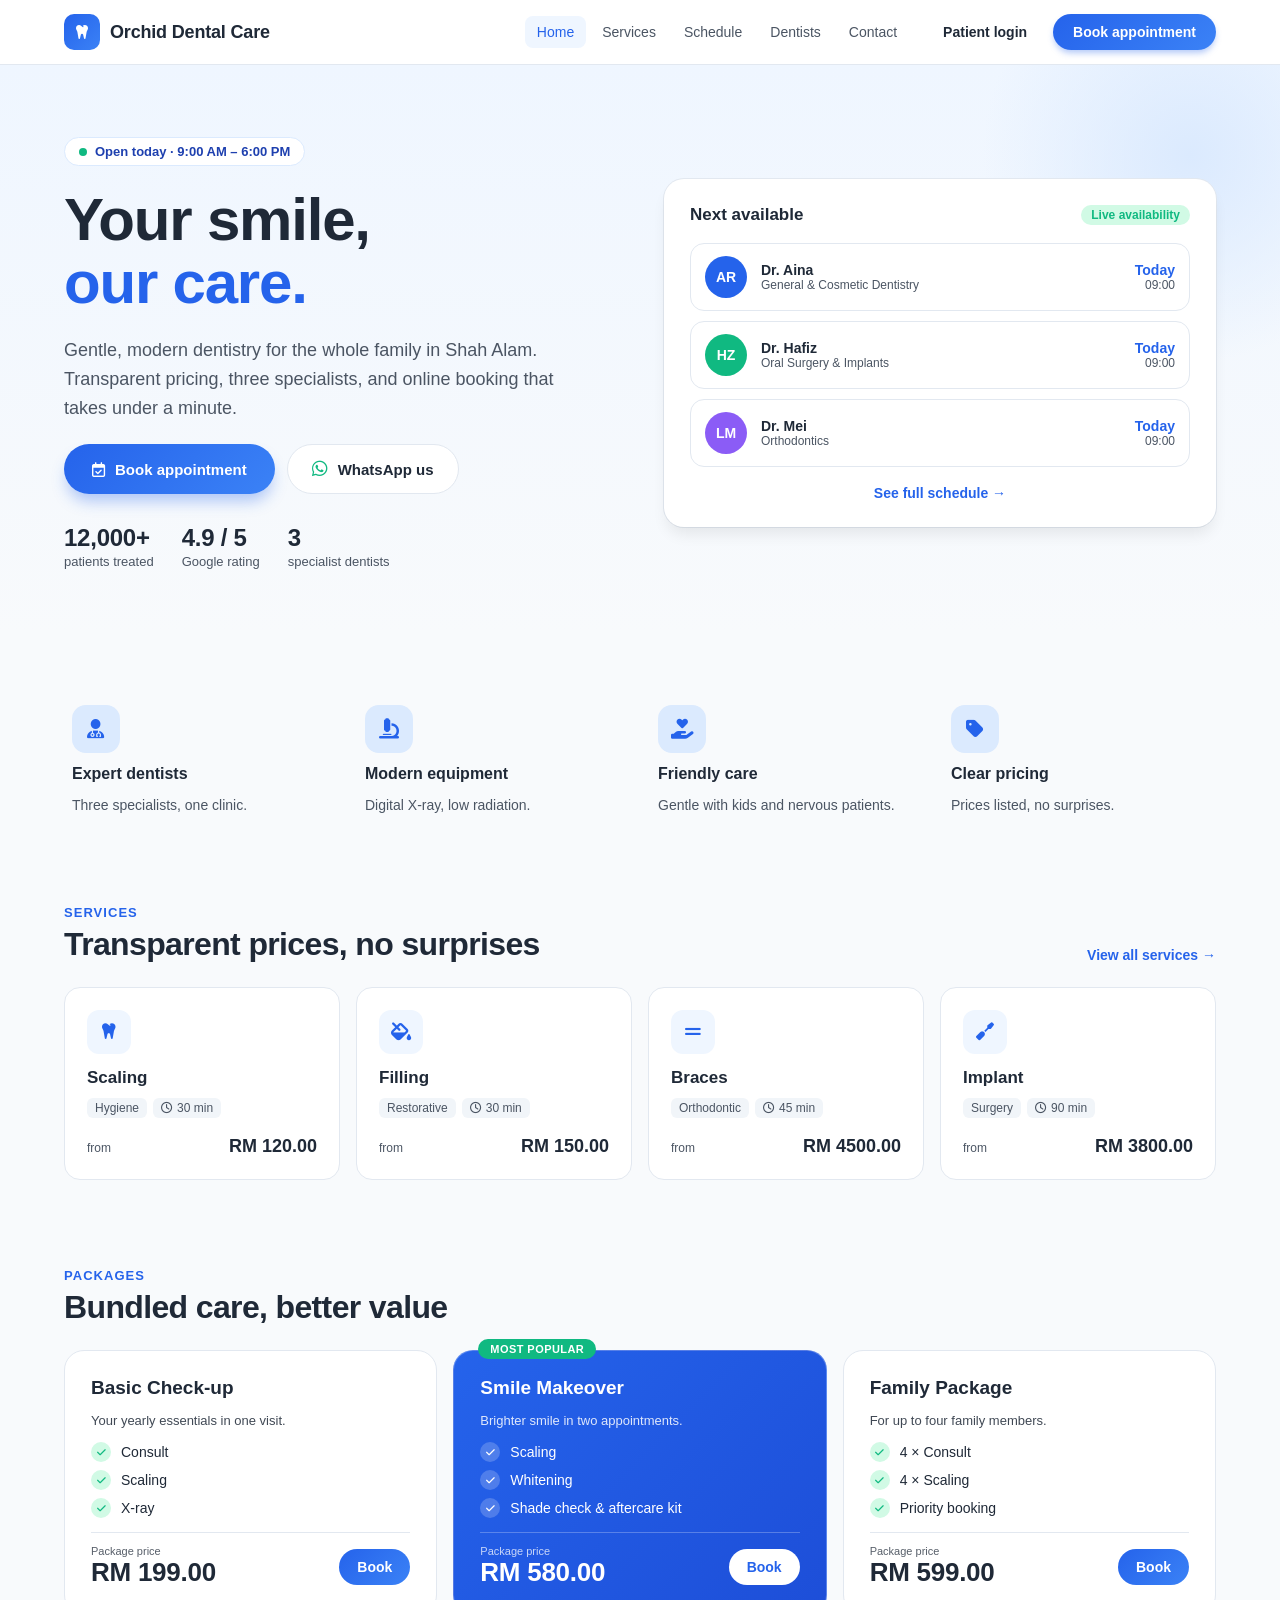
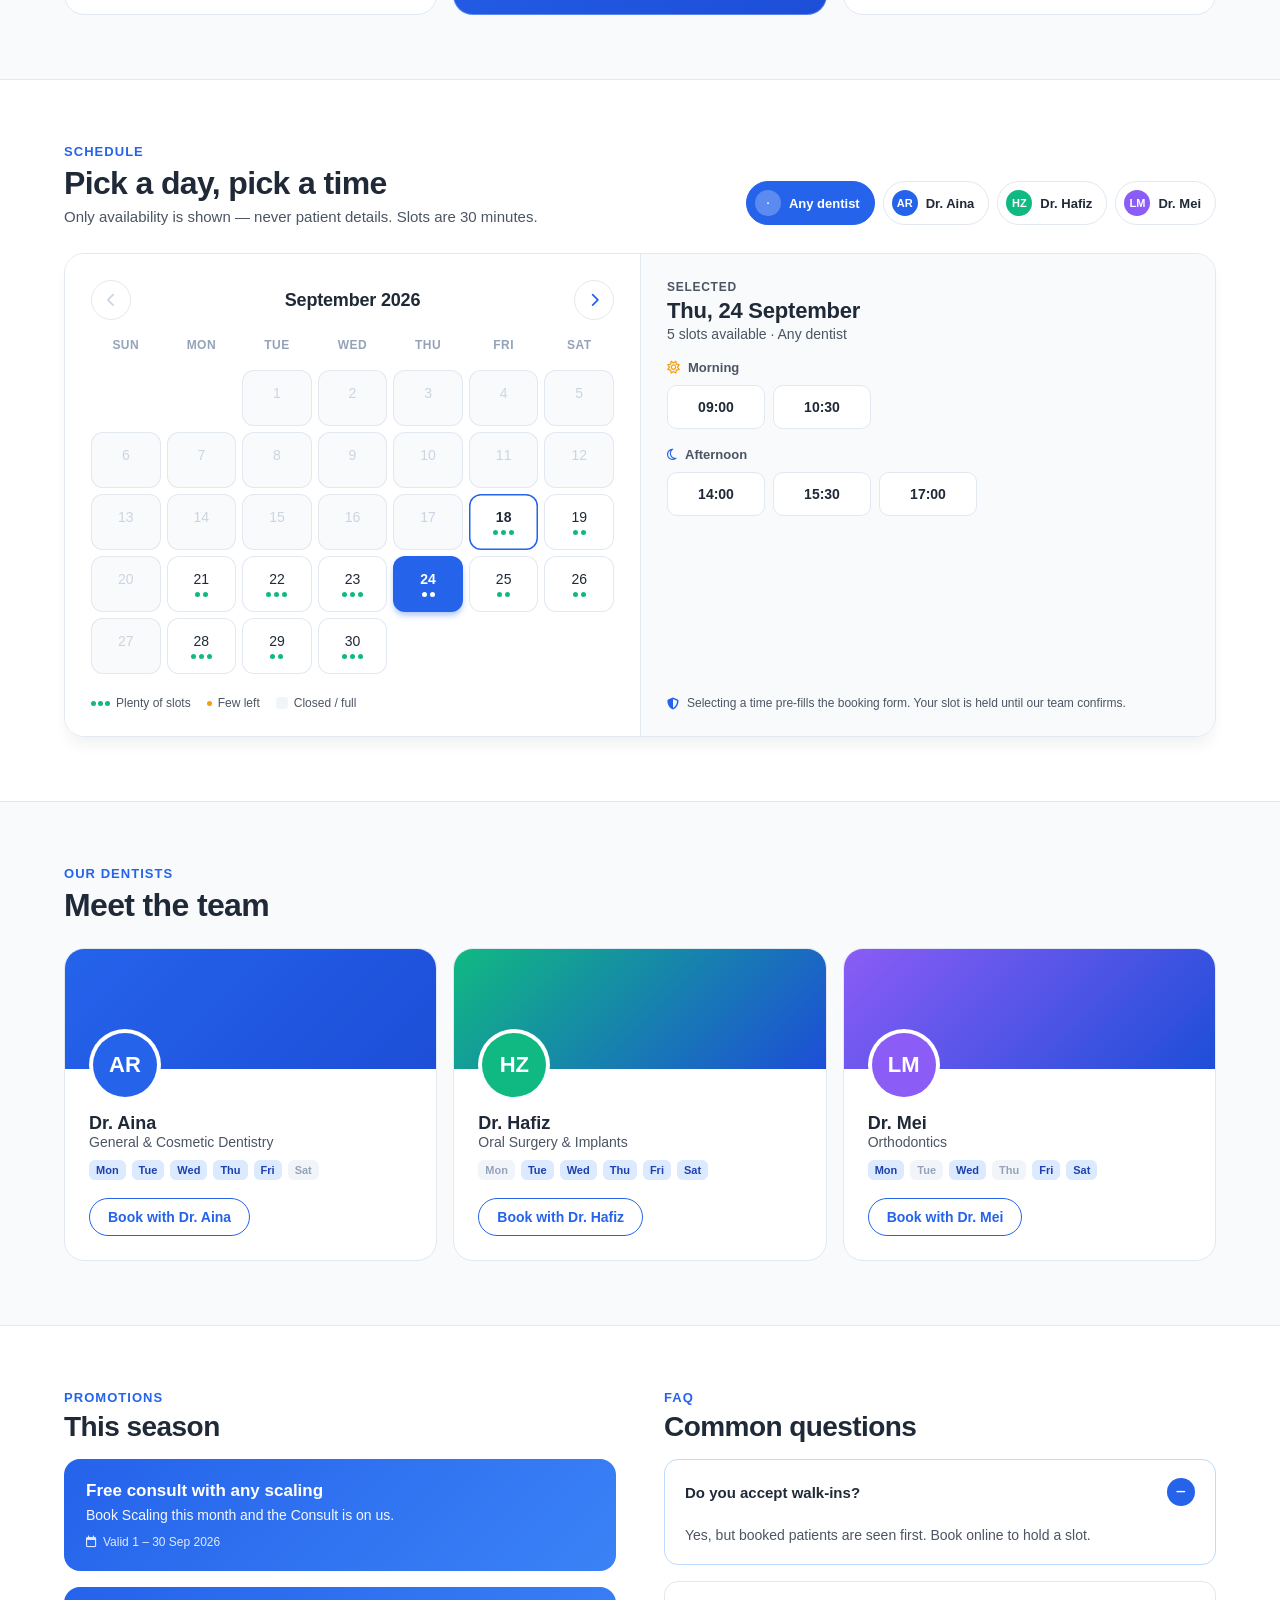
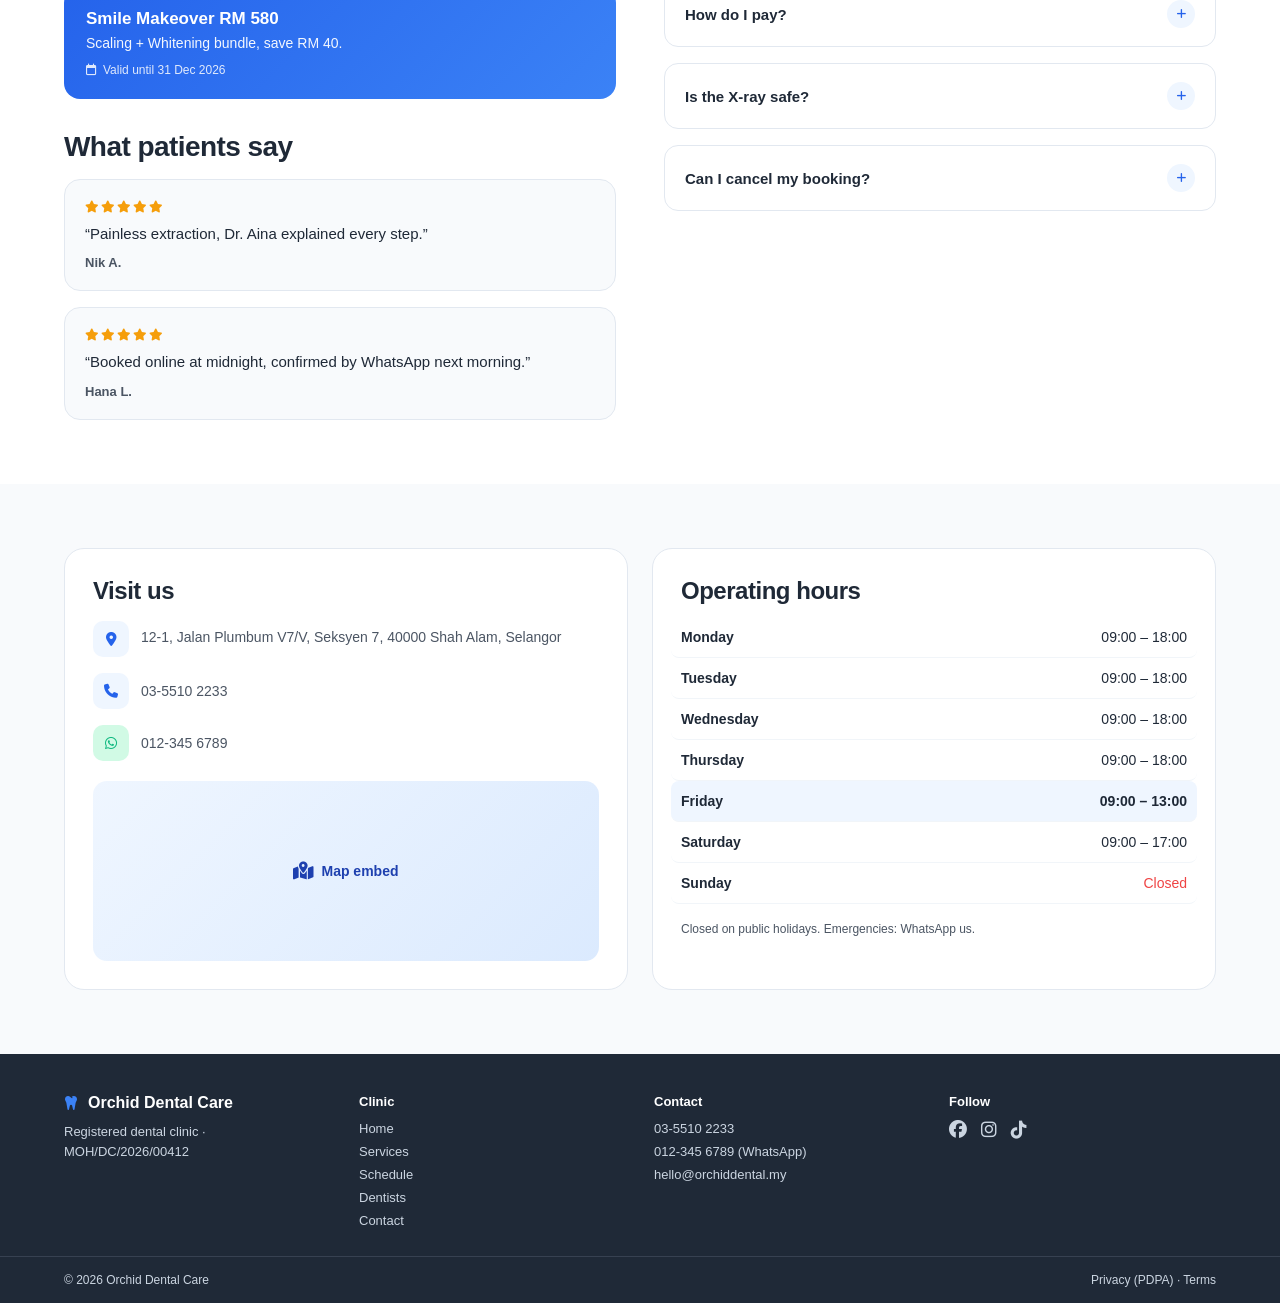
<file: index.html>
<!DOCTYPE html>
<html lang="en">
<head>
  <meta charset="utf-8">
  <meta name="viewport" content="width=device-width, initial-scale=1">
  <title>Orchid Dental Care</title>
  <meta name="description" content="Gentle, modern dentistry for the whole family in Shah Alam. Transparent pricing, three specialists and online booking.">
  <link rel="stylesheet" href="https://cdnjs.cloudflare.com/ajax/libs/font-awesome/6.5.1/css/all.min.css">
  <link rel="stylesheet" href="css/base.css">
  <link rel="stylesheet" href="css/landing.css">
</head>
<body>
  <div id="app" class="land" data-screen-label="Landing"></div>

  <script src="js/data.js"></script>
  <script src="js/utils.js"></script>
  <script src="js/store.js"></script>
  <script src="js/ui.js"></script>
  <script src="js/landing.js"></script>
</body>
</html>
</file>
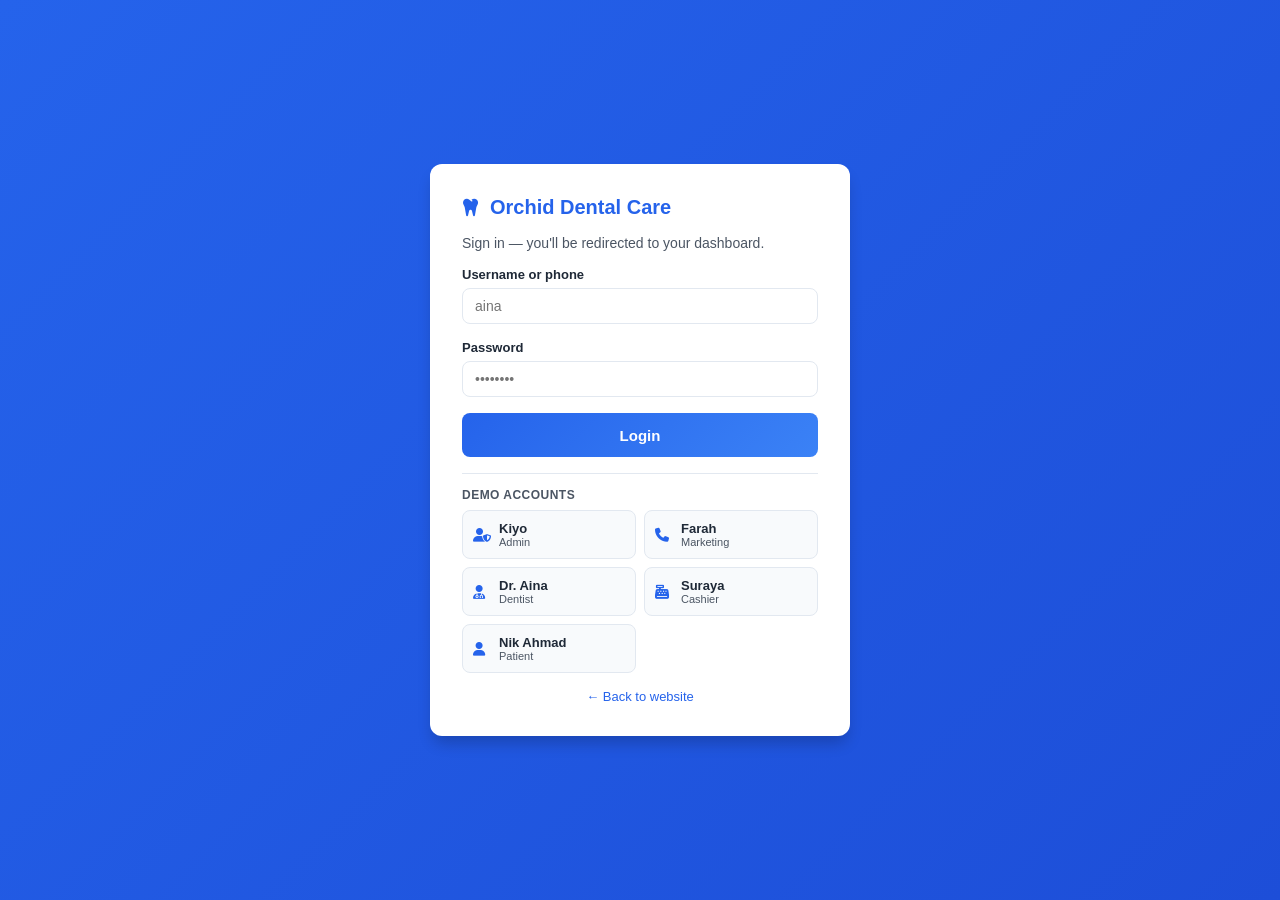
<file: dashboard.html>
<!DOCTYPE html>
<html lang="en">
<head>
  <meta charset="utf-8">
  <meta name="viewport" content="width=device-width, initial-scale=1">
  <title>Dashboard · Orchid Dental Care</title>
  <meta name="description" content="Orchid Dental Care clinic management dashboard.">
  <link rel="stylesheet" href="https://cdnjs.cloudflare.com/ajax/libs/font-awesome/6.5.1/css/all.min.css">
  <link rel="stylesheet" href="css/base.css">
  <link rel="stylesheet" href="css/dashboard.css">
  <link rel="stylesheet" href="css/roles/admin.css">
  <link rel="stylesheet" href="css/roles/marketing.css">
  <link rel="stylesheet" href="css/roles/dentist.css">
  <link rel="stylesheet" href="css/roles/cashier.css">
  <link rel="stylesheet" href="css/roles/patient.css">
</head>
<body>
  <div id="app"></div>

  <script src="js/data.js"></script>
  <script src="js/utils.js"></script>
  <script src="js/store.js"></script>
  <script src="js/ui.js"></script>
  <script src="js/dashboard/shell.js"></script>
  <script src="js/dashboard/admin.js"></script>
  <script src="js/dashboard/marketing.js"></script>
  <script src="js/dashboard/dentist.js"></script>
  <script src="js/dashboard/cashier.js"></script>
  <script src="js/dashboard/patient.js"></script>
</body>
</html>
</file>
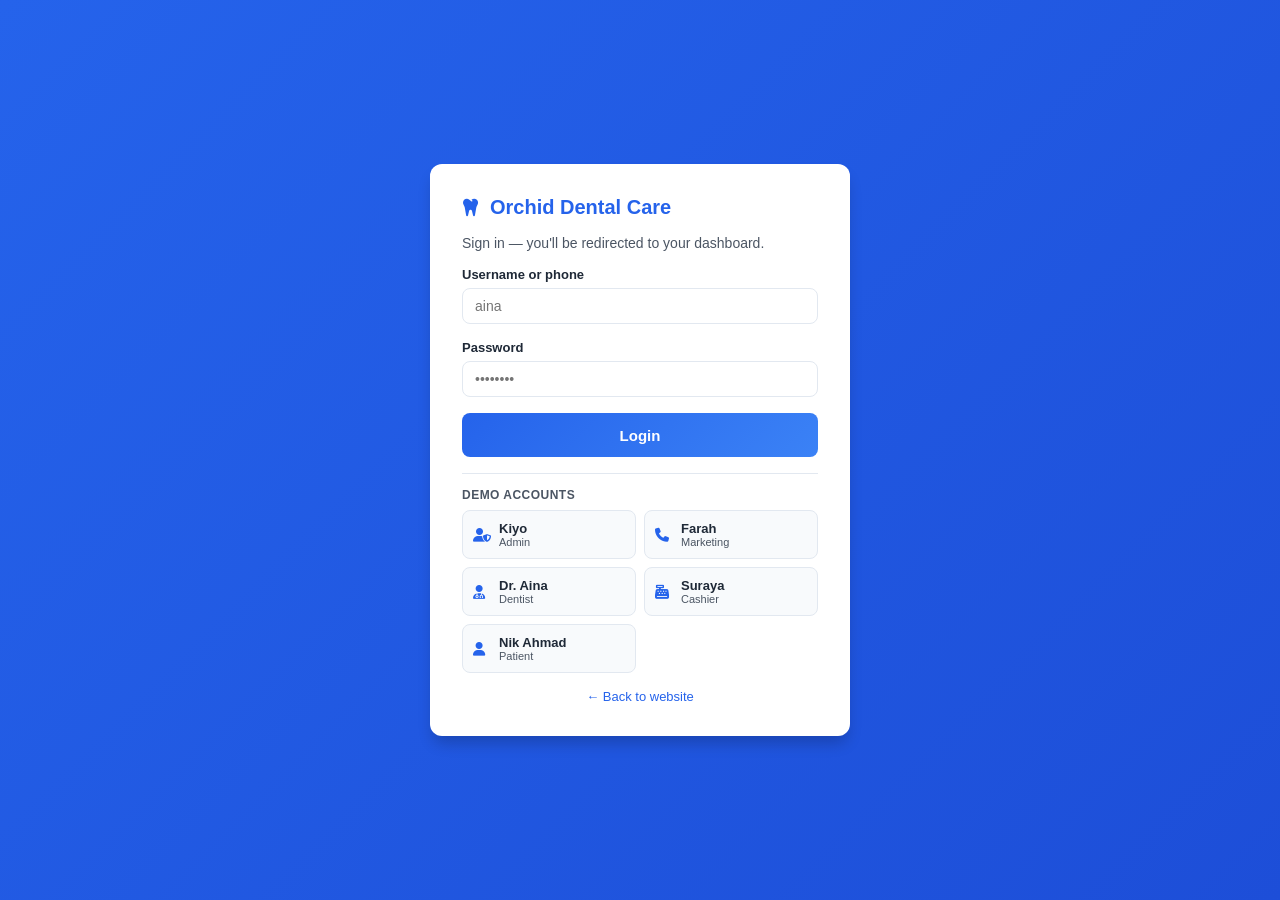
<file: login.html>
<!DOCTYPE html>
<html lang="en">
<head>
  <meta charset="UTF-8">
  <meta name="viewport" content="width=device-width, initial-scale=1">
  <title>Login · Orchid Dental Care</title>
  <link rel="stylesheet" href="https://cdnjs.cloudflare.com/ajax/libs/font-awesome/6.5.1/css/all.min.css">
  <link rel="stylesheet" href="css/base.css">
  <link rel="stylesheet" href="css/login.css">
</head>
<body>
  <div id="app"></div>
  <script src="js/data.js"></script>
  <script src="js/utils.js"></script>
  <script src="js/store.js"></script>
  <script src="js/ui.js"></script>
  <script src="js/login.js"></script>
</body>
</html>
</file>
<file: css/base.css>
/* Orchid Dental Care — base tokens, reset and shared primitives (DESIGN-DOCUMENT §4) */

:root {
  --primary: #2563eb;
  --primary-dark: #1e40af;
  --primary-deep: #1d4ed8;
  --accent: #3b82f6;
  --light: #dbeafe;
  --light-soft: #eff6ff;
  --white: #ffffff;
  --bg: #f8fafc;
  --surface-muted: #f1f5f9;
  --text: #1f2937;
  --text-muted: #4b5563;
  --text-faint: #94a3b8;
  --border: #e2e8f0;
  --success: #10b981;
  --success-bg: #d1fae5;
  --success-fg: #065f46;
  --warning: #f59e0b;
  --warning-bg: #fef3c7;
  --warning-fg: #92400e;
  --danger: #ef4444;
  --danger-bg: #fee2e2;
  --danger-fg: #991b1b;

  --gradient-deep: linear-gradient(135deg, #2563eb 0%, #1d4ed8 100%);
  --gradient-button: linear-gradient(135deg, #2563eb, #3b82f6);
  --shadow: 0 4px 6px -1px rgba(0, 0, 0, .1);
  --shadow-lg: 0 10px 15px -3px rgba(0, 0, 0, .1);
  --radius-card: 12px;
  --radius: 8px;
  --font: 'Segoe UI', Tahoma, Geneva, Verdana, sans-serif;
}

/* ---------- reset ---------- */
*, *::before, *::after { box-sizing: border-box; }
html, body { margin: 0; padding: 0; background: var(--bg); color: var(--text); font-family: var(--font); }
body { -webkit-font-smoothing: antialiased; }
img { max-width: 100%; display: block; }
a { color: var(--primary); text-decoration: none; }
a:hover { color: var(--primary-dark); }
h1, h2, h3, h4, p { margin: 0; }

input, select, textarea, button { font-family: inherit; font-size: 14px; }
input, select, textarea {
  border: 1px solid var(--border);
  border-radius: var(--radius);
  padding: 9px 12px;
  background: var(--white);
  color: var(--text);
  outline: none;
  width: 100%;
}
input:focus, select:focus, textarea:focus { border-color: var(--primary); box-shadow: 0 0 0 3px var(--light); }
textarea { resize: vertical; }
button { cursor: pointer; }
button:disabled { cursor: not-allowed; opacity: .6; }
table { border-collapse: collapse; width: 100%; }

@keyframes fadein { from { opacity: 0; transform: translateY(6px); } to { opacity: 1; transform: none; } }
.fade-in { animation: fadein .25s ease; }

/* ---------- buttons ---------- */
.btn {
  display: inline-flex; align-items: center; justify-content: center; gap: 8px;
  border: 0; border-radius: var(--radius); padding: 10px 16px;
  font-weight: 600; white-space: nowrap; min-height: 40px;
  transition: filter .15s, background .15s, box-shadow .15s;
}
.btn-primary { background: var(--gradient-button); color: var(--white); }
.btn-primary:hover { filter: brightness(1.06); color: var(--white); }
.btn-outline { background: var(--white); color: var(--primary); border: 1px solid var(--border); }
.btn-outline:hover { background: var(--light-soft); }
.btn-white { background: var(--white); color: var(--primary); }
.btn-ghost-light { background: rgba(255, 255, 255, .15); color: var(--white); border: 1px solid rgba(255, 255, 255, .35); }
.btn-ghost-light:hover { background: rgba(255, 255, 255, .25); color: var(--white); }
.btn-success { background: var(--success); color: var(--white); }
.btn-danger { background: var(--danger); color: var(--white); }
.btn-sm { padding: 7px 14px; font-size: 13px; min-height: 34px; }
.btn-lg { padding: 13px 22px; font-size: 15px; }
.btn-block { width: 100%; }

.icon-btn {
  border: 1px solid var(--border); background: var(--white); border-radius: 6px;
  width: 32px; height: 32px; color: var(--text-muted);
  display: inline-flex; align-items: center; justify-content: center;
}
.icon-btn:hover { background: var(--light); }

/* ---------- badges ---------- */
.badge {
  display: inline-block; border-radius: 999px; padding: 3px 10px;
  font-size: 11px; font-weight: 700; white-space: nowrap; letter-spacing: .01em;
}

/* ---------- surfaces ---------- */
.card { background: var(--white); border-radius: var(--radius-card); box-shadow: var(--shadow); }
.card-pad { padding: 18px; }
.muted { color: var(--text-muted); }
.text-sm { font-size: 13px; }
.text-xs { font-size: 12px; }
.bold { font-weight: 700; }

/* ---------- toast ---------- */
.toast {
  position: fixed; bottom: 24px; left: 50%; transform: translateX(-50%);
  background: var(--text); color: var(--white); border-radius: var(--radius);
  padding: 12px 20px; font-size: 14px; box-shadow: var(--shadow-lg);
  z-index: 100; max-width: calc(100vw - 32px); animation: fadein .2s ease;
  display: flex; align-items: center; gap: 10px;
}
.toast[hidden] { display: none; }

/* ---------- a11y ---------- */
.sr-only { position: absolute; width: 1px; height: 1px; padding: 0; margin: -1px; overflow: hidden; clip: rect(0, 0, 0, 0); border: 0; }
:focus-visible { outline: 2px solid var(--primary); outline-offset: 2px; }
</file>
<file: css/landing.css>
/* Orchid Dental Care — public landing (prototype lines 25-339).
 * Every rule mirrors a prototype inline style / style-hover; values kept identical.
 */

.land { min-height: 100vh; background: var(--bg); overflow-x: hidden; }
.land-wrap { max-width: 1200px; margin: 0 auto; }

/* ---------- section headings ---------- */
.land-eyebrow { font-size: 13px; font-weight: 700; color: var(--primary); text-transform: uppercase; letter-spacing: .08em; }
.land-title { font-size: 32px; font-weight: 700; letter-spacing: -.02em; margin-top: 6px; }
.land-title-sm { font-size: 28px; }
.land-lead { color: var(--text-muted); font-size: 15px; margin-top: 6px; }
.land-link { font-weight: 600; font-size: 14px; }

/* ---------- pill buttons ---------- */
.land-pill {
  border: 0; border-radius: 999px; font-weight: 600;
  display: inline-flex; align-items: center; justify-content: center; gap: 10px;
}
.land-pill-primary { color: #fff; background: var(--gradient-button); }
.land-pill-primary:hover { color: #fff; filter: brightness(1.06); }
.land-pill-ghost { background: transparent; color: var(--text); padding: 10px 18px; }
.land-pill-ghost:hover { background: var(--surface-muted); }
.land-pill-outline { border: 1px solid var(--border); background: #fff; color: var(--primary); }

/* ---------- nav ---------- */
.land-nav {
  position: sticky; top: 0; z-index: 20;
  background: rgba(255, 255, 255, .92);
  -webkit-backdrop-filter: blur(10px); backdrop-filter: blur(10px);
  border-bottom: 1px solid var(--border);
}
.land-nav-bar { max-width: 1200px; margin: 0 auto; padding: 14px 24px; display: flex; align-items: center; gap: 16px; }
.land-logo { display: flex; align-items: center; gap: 10px; font-weight: 700; font-size: 18px; color: var(--text); letter-spacing: -.01em; min-width: 0; }
.land-logo:hover { color: var(--text); }
.land-logo-mark {
  width: 36px; height: 36px; flex: 0 0 36px; border-radius: 10px; background: var(--gradient-button); color: #fff;
  display: flex; align-items: center; justify-content: center; font-size: 16px;
}
.land-logo-text { white-space: nowrap; overflow: hidden; text-overflow: ellipsis; }
.land-nav-links { display: flex; gap: 4px; margin-left: auto; font-size: 14px; font-weight: 500; }
.land-nav-link { color: var(--text-muted); padding: 8px 12px; border-radius: 8px; background: transparent; }
.land-nav-link:hover { background: var(--surface-muted); color: var(--text-muted); }
.land-nav-link.is-active, .land-nav-link.is-active:hover { color: var(--primary); background: var(--light-soft); }
.land-nav-actions { display: flex; gap: 8px; }
.land-nav-book { padding: 10px 20px; box-shadow: 0 4px 6px -1px rgba(37, 99, 235, .35); }
.land-burger { display: none; margin-left: auto; border: 0; background: none; font-size: 20px; color: var(--primary); width: 44px; height: 44px; flex: 0 0 44px; }
.land-mobile-menu { display: flex; flex-direction: column; gap: 4px; padding: 8px 20px 16px; border-top: 1px solid var(--border); background: #fff; }
.land-mobile-link { padding: 12px; color: var(--text); font-weight: 500; border-radius: 8px; }
.land-mobile-link:hover { color: var(--text); background: var(--surface-muted); }
.land-mobile-link.is-active { color: var(--primary); background: var(--light-soft); }
.land-mobile-menu .land-pill { padding: 13px; }

@media (max-width: 899px) {
  .land-nav-links, .land-nav-actions { display: none; }
  .land-burger { display: inline-flex; align-items: center; justify-content: center; }
}
@media (min-width: 900px) {
  .land-mobile-menu { display: none; }
}

/* ---------- hero ---------- */
.land-hero { background: linear-gradient(180deg, #eff6ff 0%, #f8fafc 100%); position: relative; overflow: hidden; }
.land-hero-glow {
  position: absolute; right: -120px; top: -120px; width: 420px; height: 420px; border-radius: 50%;
  background: radial-gradient(circle, #dbeafe 0%, rgba(219, 234, 254, 0) 70%);
}
.land-hero-grid {
  max-width: 1200px; margin: 0 auto; padding: 72px 24px 64px; position: relative;
  display: grid; grid-template-columns: repeat(auto-fit, minmax(min(300px, 100%), 1fr)); gap: 48px; align-items: center;
}
.land-hero-copy { display: flex; flex-direction: column; gap: 22px; min-width: 0; }
.land-open-pill {
  display: inline-flex; align-items: center; gap: 8px; background: #fff; border: 1px solid var(--light); color: var(--primary-dark);
  border-radius: 999px; padding: 6px 14px; font-size: 13px; font-weight: 600; width: fit-content; max-width: 100%;
}
.land-dot { width: 8px; height: 8px; border-radius: 50%; background: var(--success); display: inline-block; flex: 0 0 8px; }
.land-hero-h1 { font-size: clamp(38px, 5vw, 60px); font-weight: 700; line-height: 1.05; letter-spacing: -.02em; color: var(--text); text-wrap: balance; }
.land-hero-h1 span { color: var(--primary); }
.land-hero-sub { font-size: 18px; color: var(--text-muted); max-width: 520px; line-height: 1.6; text-wrap: pretty; }
.land-hero-ctas { display: flex; gap: 12px; flex-wrap: wrap; }
.land-hero-book { padding: 15px 28px; font-weight: 700; font-size: 15px; box-shadow: 0 10px 15px -3px rgba(37, 99, 235, .35); }
.land-hero-wa {
  border: 1px solid var(--border); border-radius: 999px; padding: 15px 24px; background: #fff; color: var(--text);
  font-weight: 600; font-size: 15px; display: flex; gap: 10px; align-items: center;
}
.land-hero-wa i { color: var(--success); font-size: 18px; }
.land-stats { display: flex; gap: 28px; flex-wrap: wrap; padding-top: 8px; }
.land-stat { display: flex; flex-direction: column; gap: 2px; }
.land-stat-value { font-size: 24px; font-weight: 700; color: var(--text); letter-spacing: -.01em; }
.land-stat-label { font-size: 13px; color: var(--text-muted); }

.land-avail {
  background: #fff; border-radius: 20px; padding: 26px; min-width: 0;
  box-shadow: 0 10px 15px -3px rgba(0, 0, 0, .08), 0 0 0 1px var(--border);
  display: flex; flex-direction: column; gap: 18px;
}
.land-avail-head { display: flex; justify-content: space-between; align-items: center; gap: 8px; }
.land-avail-title { font-weight: 700; font-size: 17px; }
.land-live { font-size: 12px; color: var(--success); font-weight: 600; background: var(--success-bg); border-radius: 999px; padding: 3px 10px; white-space: nowrap; }
.land-avail-list { display: flex; flex-direction: column; gap: 10px; }
.land-avail-item {
  display: flex; align-items: center; gap: 14px; border: 1px solid var(--border); background: #fff;
  border-radius: 14px; padding: 12px 14px; text-align: left; min-height: 44px; width: 100%;
}
.land-avail-item:hover { border-color: var(--primary); background: var(--light-soft); }
.land-avatar {
  width: 42px; height: 42px; border-radius: 50%; color: #fff; flex: 0 0 42px;
  display: flex; align-items: center; justify-content: center; font-weight: 700; font-size: 14px;
}
.land-avail-main { flex: 1; min-width: 0; }
.land-avail-name { font-weight: 600; font-size: 14px; color: var(--text); }
.land-avail-spec { font-size: 12px; color: var(--text-muted); }
.land-avail-when { text-align: right; }
.land-avail-day { font-weight: 700; color: var(--primary); font-size: 14px; white-space: nowrap; }
.land-avail-time { font-size: 12px; color: var(--text-muted); }
.land-avail-more { font-size: 14px; font-weight: 600; text-align: center; }

/* ---------- why us ---------- */
.land-why {
  max-width: 1200px; margin: 0 auto; padding: 64px 24px 24px;
  display: grid; grid-template-columns: repeat(auto-fit, minmax(min(220px, 100%), 1fr)); gap: 20px;
}
.land-why-item { display: flex; flex-direction: column; gap: 12px; padding: 8px; }
.land-why-icon {
  width: 48px; height: 48px; border-radius: 14px; background: var(--light); color: var(--primary);
  display: flex; align-items: center; justify-content: center; font-size: 20px;
}
.land-why-title { font-weight: 700; font-size: 16px; }
.land-why-text { font-size: 14px; color: var(--text-muted); line-height: 1.55; }

/* ---------- services + packages ---------- */
.land-section { max-width: 1200px; margin: 0 auto; padding: 56px 24px; display: flex; flex-direction: column; gap: 24px; }
.land-section-pkg { padding: 32px 24px 64px; }
.land-section-lg { padding: 64px 24px; }
.land-section-head { display: flex; justify-content: space-between; align-items: flex-end; gap: 12px; flex-wrap: wrap; }
.land-svc-grid { display: grid; grid-template-columns: repeat(auto-fit, minmax(min(230px, 100%), 1fr)); gap: 16px; }
.land-svc {
  background: #fff; border-radius: 16px; padding: 22px; border: 1px solid var(--border);
  display: flex; flex-direction: column; gap: 10px;
}
.land-svc-lift { transition: transform .2s, box-shadow .2s; }
.land-svc-lift:hover { transform: translateY(-3px); box-shadow: 0 10px 15px -3px rgba(0, 0, 0, .1); }
.land-svc-flat:hover { box-shadow: 0 10px 15px -3px rgba(0, 0, 0, .1); }
.land-svc-icon {
  width: 44px; height: 44px; border-radius: 12px; background: var(--light-soft); color: var(--primary);
  display: flex; align-items: center; justify-content: center; font-size: 18px;
}
.land-svc-name { font-weight: 700; font-size: 17px; }
.land-svc-lift .land-svc-name { margin-top: 4px; }
.land-chips { display: flex; gap: 6px; flex-wrap: wrap; }
.land-chip { font-size: 12px; color: var(--text-muted); background: var(--surface-muted); border-radius: 6px; padding: 3px 8px; }
.land-chip i { margin-right: 4px; }
.land-svc-price { margin-top: auto; padding-top: 8px; display: flex; justify-content: space-between; align-items: baseline; }
.land-svc-from { font-size: 12px; color: var(--text-muted); }
.land-svc-amount { font-weight: 700; color: var(--text); font-size: 18px; }

.land-pkg-grid { display: grid; grid-template-columns: repeat(auto-fit, minmax(min(260px, 100%), 1fr)); gap: 16px; align-items: stretch; }
.land-pkg {
  background: #fff; color: var(--text); border: 1px solid var(--border); border-radius: 20px; padding: 26px;
  display: flex; flex-direction: column; gap: 14px; position: relative;
}
.land-pkg.is-popular { background: linear-gradient(135deg, #2563eb, #1d4ed8); color: #fff; border-color: rgba(255, 255, 255, .25); }
.land-pkg-badge {
  position: absolute; top: -12px; left: 24px; background: var(--success); color: #fff; border-radius: 999px;
  padding: 4px 12px; font-size: 11px; font-weight: 700; letter-spacing: .04em;
}
.land-pkg-name { font-weight: 700; font-size: 19px; }
.land-pkg-desc { font-size: 13px; opacity: .85; }
.land-pkg-items { display: flex; flex-direction: column; gap: 8px; font-size: 14px; }
.land-pkg-item { display: flex; gap: 10px; align-items: center; }
.land-pkg-check {
  width: 20px; height: 20px; flex: 0 0 20px; border-radius: 50%; background: var(--success-bg); color: var(--success);
  display: inline-flex; align-items: center; justify-content: center; font-size: 10px;
}
.is-popular .land-pkg-check { background: rgba(255, 255, 255, .2); color: #fff; }
.land-pkg-foot {
  margin-top: auto; display: flex; justify-content: space-between; align-items: center; gap: 12px;
  padding-top: 12px; border-top: 1px solid var(--border);
}
.is-popular .land-pkg-foot { border-top-color: rgba(255, 255, 255, .25); }
.land-pkg-label { font-size: 11px; opacity: .75; }
.land-pkg-price { font-size: 26px; font-weight: 700; letter-spacing: -.01em; }
.land-pkg-btn { border: 0; border-radius: 999px; padding: 10px 18px; font-weight: 600; background: var(--gradient-button); color: #fff; }
.is-popular .land-pkg-btn { background: #fff; color: var(--primary); }

/* ---------- schedule ---------- */
.land-band { background: #fff; border-top: 1px solid var(--border); border-bottom: 1px solid var(--border); }
.land-sched { max-width: 1200px; margin: 0 auto; padding: 64px 24px; display: flex; flex-direction: column; gap: 28px; }
.land-sched-head { display: flex; justify-content: space-between; align-items: flex-end; gap: 16px; flex-wrap: wrap; }
.land-dchips { display: flex; gap: 8px; flex-wrap: wrap; }
.land-dchip {
  display: flex; align-items: center; gap: 8px; border: 1px solid var(--border); background: #fff; color: var(--text);
  border-radius: 999px; padding: 8px 14px 8px 8px; font-weight: 600; font-size: 13px; min-height: 44px;
}
.land-dchip.is-on { border-color: var(--primary); background: var(--primary); color: #fff; }
.land-dchip-avatar {
  width: 26px; height: 26px; border-radius: 50%; color: #fff;
  display: inline-flex; align-items: center; justify-content: center; font-size: 11px; font-weight: 700;
}
.land-dchip.is-on .land-dchip-avatar { background: rgba(255, 255, 255, .25) !important; }

.land-cal-card {
  display: grid; grid-template-columns: repeat(auto-fit, minmax(min(320px, 100%), 1fr)); gap: 0;
  border: 1px solid var(--border); border-radius: 20px; overflow: hidden; box-shadow: 0 10px 15px -3px rgba(0, 0, 0, .06);
}
.land-cal { padding: 26px; display: flex; flex-direction: column; gap: 18px; background: #fff; min-width: 0; }
.land-cal-head { display: flex; align-items: center; justify-content: space-between; }
.land-cal-nav { width: 40px; height: 40px; border-radius: 50%; border: 1px solid var(--border); background: #fff; color: var(--primary); }
.land-cal-nav:hover { background: var(--light-soft); }
.land-cal-nav:disabled { color: #cbd5e1; opacity: 1; background: #fff; }
.land-cal-month { font-weight: 700; font-size: 18px; letter-spacing: -.01em; }
.land-cal-dow { display: grid; grid-template-columns: repeat(7, 1fr); gap: 6px; text-align: center; font-size: 12px; color: var(--text-faint); font-weight: 600; letter-spacing: .04em; }
.land-cal-grid { display: grid; grid-template-columns: repeat(7, minmax(0, 1fr)); gap: 6px; }
.land-cell {
  border: 0; background: #fff; color: var(--text); border-radius: 12px; height: 56px; padding: 0;
  font-weight: 500; font-size: 14px; cursor: pointer; min-width: 0;
  display: flex; flex-direction: column; align-items: center; justify-content: center; gap: 5px;
  box-shadow: inset 0 0 0 1px var(--border); transition: background .15s;
}
.land-cell:hover { background: var(--light-soft); }
.land-cell.is-blank, .land-cell.is-blank:hover { background: transparent; box-shadow: none; cursor: default; }
.land-cell.is-closed, .land-cell.is-closed:hover { background: var(--bg); color: #cbd5e1; cursor: default; opacity: 1; }
.land-cell.is-today { font-weight: 700; box-shadow: inset 0 0 0 1.5px var(--primary); }
.land-cell.is-selected, .land-cell.is-selected:hover {
  background: var(--primary); color: #fff; font-weight: 700; box-shadow: 0 4px 6px -1px rgba(37, 99, 235, .4);
}
.land-cell-dots { display: flex; gap: 3px; height: 5px; }
.land-cell-dot { width: 5px; height: 5px; border-radius: 50%; }
.land-cal-legend { display: flex; gap: 16px; font-size: 12px; color: var(--text-muted); flex-wrap: wrap; padding-top: 4px; }
.land-legend-item { display: flex; gap: 6px; align-items: center; }
.land-legend-dots { display: inline-flex; gap: 2px; }
.land-legend-swatch { width: 12px; height: 12px; border-radius: 3px; background: var(--surface-muted); display: inline-block; }

.land-slots {
  padding: 26px; display: flex; flex-direction: column; gap: 18px;
  background: var(--bg); border-left: 1px solid var(--border); min-width: 0;
}
.land-slots-label { font-size: 12px; color: var(--text-muted); font-weight: 600; text-transform: uppercase; letter-spacing: .06em; }
.land-slots-day { font-weight: 700; font-size: 22px; letter-spacing: -.01em; margin-top: 4px; }
.land-slots-sub { color: var(--text-muted); font-size: 14px; margin-top: 2px; }
.land-slot-group { display: flex; flex-direction: column; gap: 10px; }
.land-slot-group-title { font-size: 13px; font-weight: 600; color: var(--text-muted); display: flex; gap: 8px; align-items: center; }
.land-slot-grid { display: grid; grid-template-columns: repeat(auto-fill, minmax(84px, 1fr)); gap: 8px; }
.land-slot {
  border: 1px solid var(--border); color: var(--text); background: #fff; border-radius: 10px;
  padding: 11px 8px; font-weight: 600; font-size: 14px; min-height: 44px;
}
.land-slot:hover { border-color: var(--primary); color: var(--primary); background: var(--light-soft); }
.land-slots-empty {
  border: 1px dashed #cbd5e1; border-radius: 14px; padding: 28px; text-align: center; color: var(--text-muted); font-size: 14px;
  display: flex; flex-direction: column; gap: 8px; align-items: center;
}
.land-slots-empty i { font-size: 24px; color: var(--text-faint); }
.land-slots-note { margin-top: auto; font-size: 12px; color: var(--text-muted); display: flex; gap: 8px; align-items: flex-start; padding-top: 8px; }
.land-slots-note i { color: var(--primary); margin-top: 2px; }

/* stacked (calendar card wraps to one column) */
@media (max-width: 720px) {
  .land-slots { border-left: 0; border-top: 1px solid var(--border); }
}
@media (max-width: 420px) {
  .land-cal, .land-slots { padding: 18px 14px; }
  .land-cal-grid, .land-cal-dow { gap: 4px; }
  .land-cell { height: 48px; border-radius: 10px; font-size: 13px; gap: 4px; }
  .land-cal-dow { font-size: 11px; letter-spacing: 0; }
}

/* ---------- dentists ---------- */
.land-dent-grid { display: grid; grid-template-columns: repeat(auto-fit, minmax(min(280px, 100%), 1fr)); gap: 16px; }
.land-dent { background: #fff; border: 1px solid var(--border); border-radius: 20px; overflow: hidden; display: flex; flex-direction: column; }
.land-dent-cover { height: 120px; position: relative; }
.land-dent-ring { position: absolute; left: 24px; bottom: -32px; width: 72px; height: 72px; border-radius: 50%; background: #fff; padding: 4px; }
.land-dent-avatar {
  width: 100%; height: 100%; border-radius: 50%; color: #fff;
  display: flex; align-items: center; justify-content: center; font-weight: 700; font-size: 22px;
}
.land-dent-body { padding: 44px 24px 24px; display: flex; flex-direction: column; gap: 10px; }
.land-dent-name { font-weight: 700; font-size: 18px; }
.land-dent-spec { color: var(--text-muted); font-size: 14px; }
.land-daychips { display: flex; gap: 6px; flex-wrap: wrap; }
.land-daychip { font-size: 11px; font-weight: 700; border-radius: 6px; padding: 4px 7px; background: var(--surface-muted); color: var(--text-faint); }
.land-daychip.is-on { background: var(--light); color: var(--primary-dark); }
.land-dent-book {
  margin-top: 8px; border: 1px solid var(--primary); color: var(--primary); background: #fff;
  border-radius: 999px; padding: 10px 18px; font-weight: 600; width: fit-content;
}
.land-dent-book:hover { background: var(--light-soft); }

/* ---------- promos / testimonials / faq ---------- */
.land-band-top { background: #fff; border-top: 1px solid var(--border); }
.land-two {
  max-width: 1200px; margin: 0 auto; padding: 64px 24px;
  display: grid; grid-template-columns: repeat(auto-fit, minmax(min(300px, 100%), 1fr)); gap: 48px;
}
.land-col { display: flex; flex-direction: column; gap: 16px; min-width: 0; }
.land-promo { background: var(--gradient-button); color: #fff; border-radius: 16px; padding: 22px; display: flex; flex-direction: column; gap: 6px; }
.land-promo-title { font-weight: 700; font-size: 17px; }
.land-promo-text { font-size: 14px; opacity: .95; }
.land-promo-valid { font-size: 12px; opacity: .85; margin-top: 6px; }
.land-promo-valid i { margin-right: 6px; }
.land-say { font-size: 28px; font-weight: 700; letter-spacing: -.02em; margin-top: 16px; }
.land-quote { background: var(--bg); border-radius: 16px; padding: 20px; border: 1px solid var(--border); }
.land-stars { color: var(--warning); font-size: 12px; letter-spacing: 2px; margin-bottom: 8px; }
.land-quote-text { font-size: 15px; color: var(--text); line-height: 1.55; }
.land-quote-name { font-size: 13px; color: var(--text-muted); margin-top: 10px; font-weight: 600; }
.land-faq { background: #fff; border-radius: 14px; border: 1px solid var(--border); overflow: hidden; }
.land-faq.is-open { border-color: #bfdbfe; }
.land-faq-q {
  width: 100%; text-align: left; border: 0; background: none; padding: 18px 20px; font-weight: 600; font-size: 15px;
  display: flex; justify-content: space-between; align-items: center; gap: 10px; color: var(--text);
}
.land-faq-icon {
  width: 28px; height: 28px; flex: 0 0 28px; border-radius: 50%; background: var(--light-soft); color: var(--primary);
  display: inline-flex; align-items: center; justify-content: center; font-size: 11px;
}
.is-open .land-faq-icon { background: var(--primary); color: #fff; }
.land-faq-a { padding: 0 20px 18px; color: var(--text-muted); font-size: 14px; line-height: 1.6; }

/* ---------- contact ---------- */
.land-contact {
  max-width: 1200px; margin: 0 auto; padding: 64px 24px;
  display: grid; grid-template-columns: repeat(auto-fit, minmax(min(300px, 100%), 1fr)); gap: 24px;
}
.land-panel { background: #fff; border: 1px solid var(--border); border-radius: 20px; padding: 28px; display: flex; flex-direction: column; gap: 16px; min-width: 0; }
.land-panel-hours { gap: 12px; }
.land-panel-title { font-size: 24px; font-weight: 700; letter-spacing: -.02em; }
.land-info { display: flex; gap: 12px; align-items: center; color: var(--text-muted); font-size: 14px; }
.land-info-top { align-items: flex-start; }
.land-info-top > span:last-child { padding-top: 8px; }
.land-info-icon {
  width: 36px; height: 36px; flex: 0 0 36px; border-radius: 10px; background: var(--light-soft); color: var(--primary);
  display: inline-flex; align-items: center; justify-content: center;
}
.land-info-icon.is-wa { background: var(--success-bg); color: var(--success); }
.land-map {
  height: 180px; border-radius: 14px; background: linear-gradient(135deg, #eff6ff, #dbeafe); margin-top: 4px;
  display: flex; align-items: center; justify-content: center; color: var(--primary-dark); font-weight: 600; font-size: 14px;
}
.land-map i { margin-right: 8px; font-size: 18px; }
.land-hours { display: flex; flex-direction: column; }
.land-hours-row {
  display: flex; justify-content: space-between; gap: 12px; padding: 12px 10px; margin: 0 -10px;
  border-bottom: 1px solid var(--surface-muted); font-size: 14px; border-radius: 8px; background: transparent;
}
.land-hours-row.is-hl { background: var(--light-soft); }
.land-hours-day { font-weight: 600; }
.land-hours-time { color: var(--text); font-weight: 500; }
.land-hours-row.is-hl .land-hours-time { font-weight: 700; }
.land-hours-time.is-closed { color: var(--danger); }
.land-hours-note { font-size: 12px; color: var(--text-muted); margin-top: 6px; }

/* ---------- book ---------- */
.land-book { max-width: 720px; margin: 0 auto; padding: 56px 24px; }
.land-book-card {
  background: #fff; border-radius: 20px; padding: 32px; display: flex; flex-direction: column; gap: 18px;
  box-shadow: 0 10px 15px -3px rgba(0, 0, 0, .08), 0 0 0 1px var(--border); animation: fadein .3s ease;
}
.land-steps { display: flex; gap: 8px; font-size: 12px; font-weight: 600; color: var(--text-muted); flex-wrap: wrap; }
.land-steps .is-on { color: var(--primary); }
.land-book-title { font-size: 28px; font-weight: 700; letter-spacing: -.02em; }
.land-book-sub { color: var(--text-muted); font-size: 14px; margin-top: -8px; }
.land-form-grid { display: grid; grid-template-columns: repeat(auto-fit, minmax(min(220px, 100%), 1fr)); gap: 14px; }
.land-field { display: flex; flex-direction: column; gap: 6px; font-size: 13px; font-weight: 600; min-width: 0; }
.land-field-full { grid-column: 1 / -1; }
.land-field input, .land-field select, .land-field textarea { font-weight: 400; min-height: 40px; }
.land-error { color: var(--danger); font-size: 13px; }
.land-error i { margin-right: 6px; }
.land-submit { padding: 15px; font-weight: 700; font-size: 15px; box-shadow: 0 10px 15px -3px rgba(37, 99, 235, .35); }
.land-pdpa { font-size: 12px; color: var(--text-muted); text-align: center; }
.land-done { display: flex; flex-direction: column; align-items: center; gap: 14px; text-align: center; padding: 12px; }
.land-done-icon {
  width: 72px; height: 72px; border-radius: 50%; background: var(--success-bg); color: var(--success);
  display: flex; align-items: center; justify-content: center; font-size: 30px;
}
.land-done-title { font-size: 26px; font-weight: 700; letter-spacing: -.02em; overflow-wrap: anywhere; }
.land-done-text { color: var(--text-muted); font-size: 14px; max-width: 420px; }
.land-done-pending { background: var(--warning-bg); color: var(--warning-fg); border-radius: 999px; padding: 8px 16px; font-size: 13px; font-weight: 600; }
.land-done-home { padding: 11px 20px; }

@media (max-width: 420px) {
  .land-book-card { padding: 22px 18px; }
}

/* ---------- footer ---------- */
.land-footer { background: var(--text); color: #cbd5e1; }
.land-footer-grid {
  max-width: 1200px; margin: 0 auto; padding: 40px 24px 28px;
  display: grid; grid-template-columns: repeat(auto-fit, minmax(min(200px, 100%), 1fr)); gap: 28px;
}
.land-footer-col { display: flex; flex-direction: column; gap: 8px; font-size: 13px; }
.land-footer-brand { gap: 10px; }
.land-footer-logo { display: flex; align-items: center; gap: 10px; color: #fff; font-weight: 700; font-size: 16px; }
.land-footer-logo i { color: var(--accent); }
.land-footer-reg { font-size: 13px; line-height: 1.6; }
.land-footer-head { color: #fff; font-weight: 700; margin-bottom: 4px; }
.land-footer a { color: #cbd5e1; }
.land-footer a:hover { color: #fff; }
.land-social { display: flex; gap: 14px; font-size: 18px; }
.land-footer-bottom { border-top: 1px solid #374151; }
.land-footer-bottom-inner {
  max-width: 1200px; margin: 0 auto; padding: 16px 24px; font-size: 12px;
  display: flex; justify-content: space-between; flex-wrap: wrap; gap: 8px;
}
</file>
<file: css/dashboard.css>
/* Orchid Dental Care — dashboard shell + shared dashboard components.
 * Role-specific screens (kanban, schedule grid, tooth chart, settlement, settings…) live in css/roles/<role>.css
 */

/* ---------- shell layout ---------- */
.app { min-height: 100vh; display: flex; background: var(--bg); }

.sidebar {
  width: 240px; flex: 0 0 240px;
  background: var(--gradient-deep); color: var(--white);
  display: flex; flex-direction: column; gap: 6px; padding: 20px 14px;
  position: sticky; top: 0; height: 100vh; overflow-y: auto; z-index: 40;
  box-shadow: 0 10px 15px -3px rgba(0, 0, 0, .2);
}
.sidebar-brand { display: flex; align-items: center; gap: 10px; padding: 6px 10px 20px; font-weight: 700; font-size: 17px; }
.sidebar-brand span { flex: 1; }
.sidebar-close { display: none; border: 0; background: none; color: var(--white); font-size: 18px; width: 40px; height: 40px; }

.nav-item {
  display: flex; align-items: center; gap: 12px; width: 100%;
  border: 0; border-radius: var(--radius); padding: 11px 12px; min-height: 44px;
  text-align: left; color: var(--white); font-size: 14px; font-weight: 500; background: transparent;
}
.nav-item:hover { background: rgba(255, 255, 255, .18); }
.nav-item.is-active { background: rgba(255, 255, 255, .22); font-weight: 700; }
.nav-item i { width: 18px; text-align: center; }
.nav-item .nav-label { flex: 1; }
.nav-count { background: var(--white); color: var(--primary); border-radius: 999px; padding: 1px 8px; font-size: 11px; font-weight: 700; }

.sidebar-foot { margin-top: auto; border-top: 1px solid rgba(255, 255, 255, .25); padding-top: 14px; display: flex; flex-direction: column; gap: 4px; }
.sidebar-user { display: flex; align-items: center; gap: 10px; padding: 8px 10px; font-size: 14px; }
.sidebar-user .avatar { width: 32px; height: 32px; background: var(--white); color: var(--primary); }
.sidebar-user-name { font-weight: 600; }
.sidebar-user-role { font-size: 11px; opacity: .85; }
.sidebar-link { font-weight: 500; padding: 10px 12px; min-height: 40px; }

.avatar {
  border-radius: 50%; display: flex; align-items: center; justify-content: center;
  font-weight: 700; font-size: 13px; flex: 0 0 auto;
}

.drawer-overlay { display: none; }

.main { flex: 1; min-width: 0; display: flex; flex-direction: column; }

.topbar {
  background: var(--white); border-bottom: 1px solid var(--border);
  padding: 0 24px; height: 60px; display: flex; align-items: center; gap: 14px;
  position: sticky; top: 0; z-index: 20;
}
.topbar-menu { display: none; border: 0; background: none; font-size: 20px; color: var(--primary); width: 44px; height: 44px; margin-left: -10px; }
.topbar-title { font-size: 18px; font-weight: 700; min-width: 0; overflow: hidden; text-overflow: ellipsis; white-space: nowrap; }
.topbar-right { margin-left: auto; display: flex; align-items: center; gap: 10px; }

.notif { position: relative; }
.notif-btn { border: 0; background: none; font-size: 18px; color: var(--text-muted); position: relative; width: 44px; height: 44px; }
.notif-count { position: absolute; top: 6px; right: 6px; background: var(--danger); color: var(--white); border-radius: 999px; font-size: 10px; padding: 1px 5px; font-weight: 700; }
.notif-panel {
  position: absolute; right: 0; top: 48px; width: 300px; max-width: calc(100vw - 24px);
  background: var(--white); border-radius: var(--radius-card); border: 1px solid var(--border);
  box-shadow: 0 10px 15px -3px rgba(0, 0, 0, .15); overflow: hidden; z-index: 50; animation: fadein .15s ease;
}
.notif-head { padding: 12px 16px; font-weight: 700; border-bottom: 1px solid var(--border); }
.notif-item { padding: 12px 16px; border-bottom: 1px solid var(--border); font-size: 13px; display: flex; gap: 10px; }
.notif-item i { margin-top: 2px; }
.notif-time { color: var(--text-muted); font-size: 11px; margin-top: 2px; }
.notif-backdrop { position: fixed; inset: 0; z-index: 15; }

.topbar-user { display: flex; align-items: center; gap: 10px; font-size: 14px; font-weight: 600; }
.topbar-user .avatar { width: 34px; height: 34px; background: var(--light); color: var(--primary); }
.topbar-user .fa-chevron-down { font-size: 11px; color: var(--text-muted); }

.content { padding: 24px; display: flex; flex-direction: column; gap: 20px; min-width: 0; }

/* ---------- KPI cards ---------- */
.kpi-grid { display: grid; grid-template-columns: repeat(auto-fit, minmax(180px, 1fr)); gap: 16px; }
.kpi { padding: 18px; display: flex; gap: 14px; align-items: center; min-width: 0; }
.kpi-icon { width: 46px; height: 46px; flex: 0 0 46px; border-radius: 10px; display: flex; align-items: center; justify-content: center; font-size: 18px; }
.kpi-body { min-width: 0; }
.kpi-label { font-size: 12px; color: var(--text-muted); font-weight: 600; }
.kpi-value { font-size: 22px; font-weight: 700; line-height: 1.2; }
.kpi-sub { font-size: 12px; color: var(--text-muted); }

/* ---------- widgets ---------- */
.widget-grid { display: grid; grid-template-columns: repeat(auto-fit, minmax(320px, 1fr)); gap: 20px; }
.widget { overflow: hidden; min-width: 0; }
.widget-head { padding: 14px 18px; border-bottom: 1px solid var(--border); font-weight: 700; display: flex; justify-content: space-between; align-items: center; gap: 10px; }
.widget-sub { font-size: 12px; color: var(--text-muted); font-weight: 500; }
.widget-rows { display: flex; flex-direction: column; }
.widget-row { display: flex; align-items: center; gap: 12px; padding: 12px 18px; border-bottom: 1px solid var(--surface-muted); font-size: 14px; }
.widget-row:last-child { border-bottom: 0; }
.widget-time { font-weight: 600; color: var(--primary); min-width: 46px; }
.widget-main { flex: 1; min-width: 0; }
.widget-title { font-weight: 600; }
.widget-rsub { font-size: 12px; color: var(--text-muted); }
.widget-amount { font-weight: 700; white-space: nowrap; }

/* ---------- charts ---------- */
.chart-filters { display: flex; gap: 10px; flex-wrap: wrap; }
.chart-filters select { width: auto; }
.chart-grid { display: grid; grid-template-columns: repeat(auto-fit, minmax(300px, 1fr)); gap: 20px; }
.chart { padding: 18px; display: flex; flex-direction: column; gap: 12px; min-width: 0; }
.chart-title { font-weight: 700; }
.hbars { display: flex; flex-direction: column; gap: 10px; }
.hbar { display: grid; grid-template-columns: 110px 1fr 70px; gap: 10px; align-items: center; font-size: 13px; }
.hbar-label { color: var(--text-muted); overflow: hidden; text-overflow: ellipsis; white-space: nowrap; }
.hbar-track { height: 14px; background: var(--surface-muted); border-radius: 4px; overflow: hidden; }
.hbar-fill { height: 100%; border-radius: 4px; }
.hbar-value { text-align: right; font-weight: 600; white-space: nowrap; }
.vbars { display: flex; align-items: flex-end; gap: 6px; height: 160px; padding-top: 10px; }
.vbar { flex: 1; display: flex; flex-direction: column; align-items: center; justify-content: flex-end; gap: 6px; height: 100%; min-width: 0; }
.vbar-fill { width: 100%; background: linear-gradient(180deg, #3b82f6, #2563eb); border-radius: 4px 4px 0 0; }
.vbar-label { font-size: 11px; color: var(--text-muted); }
.funnel { display: flex; gap: 6px; align-items: center; flex-wrap: wrap; }
.funnel-step { flex: 1; min-width: 80px; background: var(--light); border-radius: var(--radius); padding: 10px; text-align: center; }
.funnel-value { font-size: 20px; font-weight: 700; color: var(--primary-dark); }
.funnel-label { font-size: 11px; color: var(--text-muted); font-weight: 600; }

/* ---------- tabs + toolbar ---------- */
.tabs { display: flex; gap: 4px; border-bottom: 1px solid var(--border); overflow-x: auto; }
.tab {
  border: 0; background: none; padding: 10px 16px; min-height: 44px;
  font-weight: 600; font-size: 14px; color: var(--text-muted);
  border-bottom: 2px solid transparent; white-space: nowrap;
}
.tab:hover { color: var(--primary); }
.tab.is-active { color: var(--primary); border-bottom-color: var(--primary); }

.toolbar { display: flex; gap: 10px; flex-wrap: wrap; align-items: center; }
.toolbar-search { position: relative; flex: 1; min-width: 200px; max-width: 340px; }
.toolbar-search i { position: absolute; left: 12px; top: 12px; color: var(--text-muted); font-size: 13px; }
.toolbar-search input { padding-left: 34px; }
.toolbar-select { width: auto; }
.toolbar-primary { margin-left: auto; }

/* ---------- data table ---------- */
.table-card { overflow: hidden; }
.table-scroll { position: relative; overflow-x: auto; }
.data-table { font-size: 14px; min-width: 640px; }
.data-table thead tr { background: var(--bg); border-bottom: 1px solid var(--border); }
.data-table th { text-align: left; padding: 12px 16px; font-size: 12px; color: var(--text-muted); font-weight: 700; text-transform: uppercase; letter-spacing: .03em; white-space: nowrap; }
.data-table td { padding: 12px 16px; white-space: nowrap; }
.data-table tbody tr { border-bottom: 1px solid var(--surface-muted); }
.data-table tbody tr:hover { background: var(--bg); }
.table-empty { text-align: center; color: var(--text-muted); padding: 28px 16px; }
.table-footer { padding: 12px 16px; font-size: 12px; color: var(--text-muted); border-top: 1px solid var(--border); }
.row-actions { display: flex; gap: 4px; }

/* ---------- generic modal ---------- */
.modal-backdrop {
  position: fixed; inset: 0; background: rgba(15, 23, 42, .45); z-index: 60;
  display: flex; align-items: center; justify-content: center; padding: 16px; animation: fadein .15s ease;
}
.modal { background: var(--white); border-radius: var(--radius-card); box-shadow: var(--shadow-lg); width: 100%; max-width: 560px; max-height: calc(100vh - 32px); overflow-y: auto; }
.modal-head { padding: 16px 20px; border-bottom: 1px solid var(--border); display: flex; align-items: center; gap: 12px; }
.modal-title { font-weight: 700; font-size: 16px; flex: 1; }
.modal-close { border: 0; background: none; font-size: 18px; color: var(--text-muted); width: 40px; height: 40px; }
.modal-body { padding: 18px 20px; display: flex; flex-direction: column; gap: 14px; }

/* ---------- placeholder for screens not built yet ---------- */
.placeholder { padding: 40px 24px; text-align: center; color: var(--text-muted); }
.placeholder i { font-size: 32px; color: var(--accent); margin-bottom: 12px; display: block; }

/* ---------- mobile (< 900px): sidebar becomes a slide-in drawer ---------- */
@media (max-width: 899px) {
  .sidebar {
    position: fixed; left: 0; top: 0; bottom: 0; height: auto;
    transform: translateX(-100%); transition: transform .2s ease;
  }
  .app.drawer-open .sidebar { transform: none; }
  .app.drawer-open .drawer-overlay { display: block; position: fixed; inset: 0; background: rgba(0, 0, 0, .4); z-index: 30; }
  .sidebar-close { display: inline-flex; align-items: center; justify-content: center; }
  .topbar { padding: 0 16px; }
  .topbar-menu { display: inline-flex; align-items: center; justify-content: center; }
  .topbar-user { display: none; }
  .content { padding: 16px; gap: 16px; }
  .widget-grid, .chart-grid { grid-template-columns: minmax(0, 1fr); }
  .toolbar-search { max-width: none; }
  .toolbar-primary { margin-left: 0; }
}

/* ---------- shared Setting page (every role) ---------- */
.settings-card { padding: 22px; display: flex; flex-direction: column; gap: 16px; max-width: 820px; }
.settings-title { font-weight: 700; font-size: 16px; }
.settings-title + .field-grid { margin-top: -4px; }
.settings-title .settings-sub { font-size: 13px; color: var(--text-muted); font-weight: 500; }
.settings-title.spaced { margin-top: 8px; }
.profile-row { display: flex; gap: 18px; align-items: center; flex-wrap: wrap; }
.profile-avatar { width: 72px; height: 72px; background: var(--light); color: var(--primary); font-size: 24px; }
.field-grid { display: grid; grid-template-columns: repeat(auto-fit, minmax(220px, 1fr)); gap: 14px; }
.field { display: flex; flex-direction: column; gap: 6px; font-size: 13px; font-weight: 600; min-width: 0; }
.field.full { grid-column: 1 / -1; }
.field input:disabled, .field select:disabled { background: var(--bg); color: var(--text-muted); }
.info-note { background: var(--bg); border-radius: var(--radius); padding: 14px; font-size: 14px; color: var(--text-muted); }
.info-note i { color: var(--primary); margin-right: 8px; }
.settings-actions { display: flex; gap: 10px; justify-content: flex-end; border-top: 1px solid var(--border); padding-top: 16px; }
</file>
<file: css/roles/admin.css>
/* Orchid Dental Care — ADMIN screens: Setting tabs (payment methods, operating hours, WhatsApp API, receipt split).
 * Prototype lines 787-828. Generic settings/field classes live in css/dashboard.css.
 */

/* ---------- small helper text ---------- */
.admin-note { font-size: 12px; color: var(--text-muted); font-weight: 500; }
.admin-note-md { font-size: 13px; }

/* ---------- Active / Inactive (and On / Off) toggle ---------- */
.admin-toggle {
  border: 1px solid var(--border);
  border-radius: var(--radius);
  padding: 9px;
  min-height: 40px;
  background: #f1f5f9;
  color: #4b5563;
  font-weight: 600;
  font-size: 12px;
  cursor: pointer;
}
.admin-toggle.is-on { background: #d1fae5; color: #065f46; }
.admin-toggle:focus-visible { outline: 2px solid var(--primary); outline-offset: 2px; }

/* ---------- Payment methods ---------- */
.admin-pm-list { display: flex; flex-direction: column; gap: 8px; }
.admin-pm-row { display: grid; grid-template-columns: minmax(0, 1fr) 120px 90px; gap: 10px; align-items: center; font-size: 14px; }
.admin-pm-row input:disabled { background: var(--bg); color: var(--text); }
.admin-pm-fee { position: relative; min-width: 0; }
.admin-pm-fee input { text-align: right; padding-right: 28px; }
.admin-pm-fee span { position: absolute; right: 10px; top: 50%; transform: translateY(-50%); color: var(--text-muted); pointer-events: none; }

/* ---------- Receipt fee-split toggle ---------- */
.admin-split {
  display: flex; gap: 14px; align-items: center; justify-content: space-between;
  border-top: 1px solid var(--border); padding-top: 14px; margin-top: 4px;
}
.admin-split-text { min-width: 0; display: flex; flex-direction: column; gap: 4px; }
.admin-split-label { font-size: 14px; font-weight: 600; }
.admin-split .admin-toggle { min-width: 90px; flex-shrink: 0; }

/* ---------- Operating hours ---------- */
.admin-hours { display: flex; flex-direction: column; gap: 10px; }
.admin-hours-row { display: grid; grid-template-columns: 110px minmax(0, 1fr) minmax(0, 1fr); gap: 10px; align-items: center; font-size: 14px; }
.admin-hours-day { font-weight: 600; }

/* ---------- WhatsApp API ---------- */
.admin-pill {
  background: #fef3c7; color: #92400e; border-radius: 6px; padding: 2px 8px;
  font-size: 11px; font-weight: 700; margin-left: 6px; vertical-align: middle;
}
.admin-status { display: flex; gap: 8px; align-items: center; font-size: 14px; }
.admin-dot { width: 10px; height: 10px; border-radius: 50%; background: #cbd5e1; display: inline-block; flex-shrink: 0; }

/* ---------- mobile (< 900px): keep grids inside 375px ---------- */
@media (max-width: 899px) {
  .admin-pm-row { grid-template-columns: minmax(0, 1fr) 96px 80px; gap: 8px; }
  .admin-hours-row { grid-template-columns: 1fr 1fr; gap: 8px; }
  .admin-hours-day { grid-column: 1 / -1; }
}
@media (max-width: 420px) {
  .admin-pm-row { grid-template-columns: minmax(0, 1fr) 84px; }
  .admin-pm-row > input:disabled { grid-column: 1 / -1; }
  .admin-pm-fee { grid-column: 1; }
  .admin-split { flex-direction: column; align-items: stretch; }
}
</file>
<file: css/roles/marketing.css>
/* Orchid Dental Care — marketing dashboard (kanban, lead modal, week schedule grid).
 * Values ported from the prototype template lines 515-594. */

/* ---------- leads kanban: scrolls inside its own container ---------- */
.mkt-kanban {
  display: grid; grid-template-columns: repeat(6, minmax(240px, 1fr)); gap: 12px;
  overflow-x: auto; padding-bottom: 8px; max-width: 100%; -webkit-overflow-scrolling: touch;
}
.mkt-col { background: #eef2f7; border-radius: var(--radius-card); padding: 12px; display: flex; flex-direction: column; gap: 10px; min-height: 300px; min-width: 0; }
.mkt-col-head { display: flex; justify-content: space-between; align-items: center; font-size: 12px; font-weight: 700; }
.mkt-col-count { background: var(--white, #fff); border-radius: 999px; padding: 1px 8px; color: var(--text-muted); }

.mkt-card {
  background: #fff; border-radius: var(--radius); padding: 12px; box-shadow: 0 1px 3px rgba(0, 0, 0, .08);
  display: flex; flex-direction: column; gap: 6px; font-size: 13px; border-top: 3px solid var(--border);
  cursor: pointer; transition: box-shadow .15s ease;
}
.mkt-card:hover { box-shadow: 0 4px 10px rgba(0, 0, 0, .12); }
.mkt-card-name { font-weight: 700; }
.mkt-card-phone { color: var(--text-muted); }
.mkt-chips { display: flex; gap: 6px; flex-wrap: wrap; }
.mkt-chip { background: var(--surface-muted); color: var(--text-muted); border-radius: 6px; padding: 2px 8px; font-size: 11px; font-weight: 600; }
.mkt-chip-source { background: var(--light); color: var(--primary-dark); }
.mkt-card-follow { font-size: 12px; color: #b45309; }
.mkt-card-follow i { margin-right: 4px; }
.mkt-card-actions { display: flex; gap: 6px; margin-top: 4px; }
.mkt-card-open {
  flex: 1; border: 1px solid var(--border); background: #fff; border-radius: 6px; padding: 7px;
  font-size: 12px; font-weight: 600; color: var(--primary); min-height: 36px; cursor: pointer;
}
.mkt-card-open:hover { background: var(--light-soft); }
.mkt-card-advance { border: 0; background: var(--primary); color: #fff; border-radius: 6px; width: 36px; min-height: 36px; cursor: pointer; }
.mkt-card-advance:hover { background: var(--primary-deep); }

/* ---------- lead detail modal ---------- */
.mkt-modal { max-width: 620px; }
.mkt-modal-heading { flex: 1; min-width: 0; }
.mkt-modal-name { font-weight: 700; font-size: 18px; }
.mkt-modal-sub { color: var(--text-muted); font-size: 13px; }
.mkt-actions { display: flex; gap: 8px; flex-wrap: wrap; }
.mkt-action { font-size: 13px; padding: 9px 14px; min-height: 40px; }
.mkt-action i { margin-right: 6px; }
.mkt-action-plain { color: var(--text); }
.mkt-action-danger { color: #ef4444; }
.mkt-info { display: grid; grid-template-columns: repeat(auto-fit, minmax(110px, 1fr)); gap: 10px; }
.mkt-info-item { background: var(--bg); border-radius: var(--radius); padding: 8px 10px; min-width: 0; }
.mkt-info-label { font-size: 11px; color: var(--text-muted); text-transform: uppercase; letter-spacing: .03em; font-weight: 600; }
.mkt-info-value { font-size: 13px; font-weight: 700; color: var(--text); overflow-wrap: anywhere; }
.mkt-log-title { font-weight: 700; font-size: 13px; text-transform: uppercase; color: var(--text-muted); letter-spacing: .03em; }
.mkt-log { display: flex; flex-direction: column; gap: 8px; max-height: 220px; overflow: auto; }
.mkt-log-item { display: flex; gap: 12px; font-size: 13px; padding: 10px; background: var(--bg); border-radius: var(--radius); }
.mkt-log-when { color: var(--text-muted); min-width: 110px; flex: 0 0 auto; }

/* ---------- week schedule grid: scrolls inside its own container ---------- */
.mkt-sched { overflow: hidden; max-width: 100%; }
.mkt-sched-scroll { overflow-x: auto; -webkit-overflow-scrolling: touch; }
.mkt-sched-grid { display: grid; grid-template-columns: 70px repeat(3, minmax(170px, 1fr)); min-width: 600px; }
.mkt-sched-cell { border-bottom: 1px solid var(--surface-muted); }
.mkt-sched-head { padding: 12px; border-bottom-color: var(--border); background: var(--bg); }
.mkt-sched-dentist { border-left: 1px solid var(--surface-muted); font-weight: 700; font-size: 14px; display: flex; align-items: center; gap: 8px; }
.mkt-dot { width: 10px; height: 10px; border-radius: 50%; display: inline-block; flex: 0 0 10px; }
.mkt-sched-time { padding: 10px 12px; font-size: 12px; color: var(--text-muted); font-weight: 600; }
.mkt-sched-slot { padding: 6px; border-left: 1px solid var(--surface-muted); min-height: 52px; background: #fff; }
.mkt-sched-slot.is-leave { background: var(--bg); }
.mkt-appt {
  width: 100%; text-align: left; border: 0; border-left: 4px solid var(--primary); background: var(--bg);
  border-radius: 6px; padding: 6px 8px; font-size: 12px; display: flex; flex-direction: column; gap: 2px;
  min-height: 44px; cursor: pointer; font-family: inherit;
}
.mkt-appt:hover { background: var(--light-soft); }
.mkt-appt-patient { font-weight: 700; color: var(--text); }
.mkt-appt-treatment { color: var(--text-muted); }
.mkt-appt .badge { width: fit-content; font-size: 10px; padding: 1px 8px; }
.mkt-leave {
  height: 100%; min-height: 40px; display: flex; align-items: center; justify-content: center;
  color: var(--text-muted); font-size: 11px; border-radius: 6px;
  background: repeating-linear-gradient(45deg, #e2e8f0 0 6px, #f1f5f9 6px 12px);
}
.mkt-sched-foot { padding: 10px 16px; font-size: 12px; color: var(--text-muted); border-top: 1px solid var(--border); }

@media (max-width: 899px) {
  .mkt-kanban { grid-template-columns: repeat(6, 240px); }
  .mkt-log-item { flex-direction: column; gap: 4px; }
  .mkt-log-when { min-width: 0; }
}
</file>
<file: css/roles/dentist.css>
/* Orchid Dental Care — Dentist dashboard: treatment record screen (prototype lines 596-674). */

/* ---------- empty state ---------- */
.dent-empty {
  padding: 40px; text-align: center; color: var(--text-muted);
  display: flex; flex-direction: column; gap: 10px; align-items: center;
}
.dent-empty > i { font-size: 32px; color: var(--primary); }
.dent-empty-title { font-weight: 700; color: var(--text); font-size: 16px; }
.dent-empty-text { font-size: 14px; }

/* ---------- record card + patient header ---------- */
.dent-record { overflow: hidden; display: flex; flex-direction: column; min-width: 0; }
.dent-head {
  padding: 16px 22px; border-bottom: 1px solid var(--border);
  display: flex; gap: 14px; align-items: center; flex-wrap: wrap;
}
.dent-avatar { width: 44px; height: 44px; background: var(--light); color: var(--primary); font-size: 15px; }
.dent-patient { flex: 1; min-width: 200px; }
.dent-patient-name { font-weight: 700; font-size: 18px; }
.dent-patient-meta { color: var(--text-muted); font-weight: 500; font-size: 14px; }
.dent-allergy {
  display: inline-flex; gap: 6px; align-items: center; margin-top: 6px;
  background: #fee2e2; color: #b91c1c; border-radius: 6px; padding: 3px 10px;
  font-size: 12px; font-weight: 700;
}

/* ---------- record tabs (pills) ---------- */
.dent-tabs { display: flex; gap: 4px; flex-wrap: wrap; }
.dent-tab {
  border: 0; background: transparent; color: var(--text-muted);
  border-radius: var(--radius); padding: 8px 14px; min-height: 40px;
  font-weight: 600; font-size: 13px; white-space: nowrap;
}
.dent-tab:hover { background: var(--surface-muted); }
.dent-tab.is-active { background: var(--light); color: var(--primary-dark); }

/* ---------- body sections ---------- */
.dent-body { padding: 22px; display: flex; flex-direction: column; gap: 20px; min-width: 0; }
.dent-section { display: flex; flex-direction: column; gap: 8px; min-width: 0; }
.dent-label { font-weight: 700; font-size: 13px; color: var(--text-muted); text-transform: uppercase; letter-spacing: .03em; }

/* ---------- FDI tooth chart (scrolls inside its own container on narrow screens) ---------- */
.dent-chart-scroll { overflow-x: auto; -webkit-overflow-scrolling: touch; padding-bottom: 2px; }
.dent-chart { display: flex; flex-direction: column; gap: 6px; min-width: 560px; }
.dent-teeth-row { display: flex; gap: 4px; }
.dent-tooth {
  flex: 1; min-width: 30px; height: 38px; border-radius: 6px;
  border: 1px solid var(--border); background: var(--white); color: var(--text);
  font-weight: 600; font-size: 12px;
}
.dent-tooth:hover { border-color: var(--accent); }
.dent-tooth.is-gap { margin-right: 14px; }
.dent-tooth.is-selected { background: var(--primary); color: var(--white); border-color: var(--primary); }
.dent-selected { font-size: 13px; color: var(--text-muted); }
.dent-selected b { color: var(--primary); }

/* ---------- treatments table ---------- */
.dent-table-wrap { border: 1px solid var(--border); border-radius: var(--radius); overflow: auto; }
.dent-table { font-size: 14px; min-width: 520px; }
.dent-table thead tr { background: var(--bg); }
.dent-table th { text-align: left; padding: 10px 12px; font-size: 12px; color: var(--text-muted); font-weight: 700; }
.dent-table td { padding: 10px 12px; }
.dent-table tbody tr { border-top: 1px solid var(--surface-muted); }
.dent-cell-end { text-align: right; }
.dent-remove {
  border: 0; background: none; color: var(--danger);
  width: 36px; height: 36px; border-radius: 6px;
}
.dent-remove:hover { background: var(--danger-bg); }
.dent-add-row { background: var(--bg); }
.dent-table tbody tr.dent-add-row { border-top: 1px solid var(--border); }
.dent-add-row td { padding: 8px 12px; }
.dent-add-row select { min-width: 130px; }
.dent-add-row input:not(.dent-qty) { min-width: 160px; }
.dent-add-tooth { color: var(--text-muted); font-size: 13px; }
.dent-qty { width: 64px; }
.dent-add-btn { white-space: nowrap; }

/* ---------- notes / attachments / next visit ---------- */
.dent-form-grid { display: grid; grid-template-columns: repeat(auto-fit, minmax(240px, 1fr)); gap: 14px; }
.dent-field { display: flex; flex-direction: column; gap: 6px; font-size: 13px; font-weight: 600; min-width: 0; }
.dent-field.full { grid-column: 1 / -1; }
.dent-dropzone {
  border: 1px dashed #cbd5e1; background: var(--bg); border-radius: var(--radius);
  padding: 14px; min-height: 44px; color: var(--text-muted); font-weight: 500;
}
.dent-dropzone:hover { border-color: var(--accent); color: var(--primary); }
.dent-dropzone i { margin-right: 6px; }

/* ---------- footer ---------- */
.dent-footer {
  padding: 16px 22px; border-top: 1px solid var(--border); background: var(--bg);
  display: flex; gap: 10px; justify-content: flex-end; flex-wrap: wrap;
}
.dent-footer .btn { padding: 11px 18px; min-height: 44px; }
.dent-footer .btn-outline { color: var(--text); }
.dent-complete { font-weight: 700; background: linear-gradient(135deg, #10b981, #059669); }
.dent-complete:hover { filter: brightness(1.06); }

/* ---------- history + files tabs ---------- */
.dent-history { gap: 10px; }
.dent-history-item { display: flex; gap: 14px; padding: 12px; background: var(--bg); border-radius: var(--radius); font-size: 14px; }
.dent-history-date { min-width: 100px; font-weight: 600; color: var(--primary); }
.dent-history-sub { color: var(--text-muted); font-size: 13px; }
.dent-files { display: grid; grid-template-columns: repeat(auto-fill, minmax(140px, 1fr)); gap: 12px; }
.dent-file {
  border: 1px solid var(--border); border-radius: var(--radius); padding: 14px;
  display: flex; flex-direction: column; gap: 8px; align-items: center;
  font-size: 12px; color: var(--text-muted); text-align: center; min-width: 0;
}
.dent-file i { font-size: 28px; color: var(--primary); }
.dent-file-name { font-weight: 600; color: var(--text); overflow-wrap: anywhere; }

/* ---------- mobile ---------- */
@media (max-width: 899px) {
  .dent-empty { padding: 32px 20px; }
  .dent-head, .dent-body, .dent-footer { padding-left: 16px; padding-right: 16px; }
  .dent-patient { min-width: 0; flex-basis: calc(100% - 60px); }
  .dent-tabs { width: 100%; }
  .dent-tab { flex: 1; }
  .dent-form-grid { grid-template-columns: minmax(0, 1fr); }
  .dent-footer .btn { flex: 1 1 auto; }
  .dent-history-item { flex-direction: column; gap: 4px; }
  .dent-history-date { min-width: 0; }
  .dent-files { grid-template-columns: repeat(auto-fill, minmax(120px, 1fr)); }
}
</file>
<file: css/roles/cashier.css>
/* Orchid Dental Care — CASHIER: Bill Settlement (ported Receipt Calculator) + receipt + print.
 * Prototype template lines 676-766. Desktop: lines left (2fr), sticky summary right. Mobile < 900px: one column.
 */

/* ---------- layout ---------- */
.cash-settle {
  display: grid; grid-template-columns: minmax(0, 2fr) minmax(300px, 1fr);
  gap: 20px; align-items: start; min-width: 0;
}
.cash-side { display: flex; flex-direction: column; gap: 20px; position: sticky; top: 80px; min-width: 0; }

/* ---------- bill card ---------- */
.cash-bill { overflow: hidden; display: flex; flex-direction: column; min-width: 0; }
.cash-head {
  padding: 16px 22px; border-bottom: 1px solid var(--border);
  display: flex; gap: 14px; flex-wrap: wrap; align-items: flex-start;
}
.cash-head-main { flex: 1; min-width: 220px; }
.cash-head-title { font-weight: 700; font-size: 18px; overflow-wrap: anywhere; }
.cash-code { color: var(--text-muted); font-weight: 500; font-size: 14px; }
.cash-head-sub { color: var(--text-muted); font-size: 13px; margin-top: 2px; }
.cash-back { min-height: 40px; color: var(--text-muted); }
.cash-back i { margin-right: 6px; }

.cash-fields {
  padding: 16px 22px; display: grid; grid-template-columns: repeat(auto-fit, minmax(180px, 1fr));
  gap: 12px; border-bottom: 1px solid var(--border);
}
.cash-field { display: flex; flex-direction: column; gap: 6px; font-size: 12px; font-weight: 600; color: var(--text-muted); min-width: 0; }
.cash-field input:disabled { background: var(--bg); color: var(--text-muted); opacity: 1; }

.cash-block { padding: 16px 22px; display: flex; flex-direction: column; gap: 10px; border-bottom: 1px solid var(--border); min-width: 0; }
.cash-block.is-last { border-bottom: 0; }
.cash-block-title { font-weight: 700; font-size: 13px; color: var(--text-muted); text-transform: uppercase; letter-spacing: .03em; }
.cash-block-hint { font-weight: 500; text-transform: none; letter-spacing: 0; }

/* services table — scrolls inside its own container */
.cash-table-scroll { position: relative; overflow-x: auto; -webkit-overflow-scrolling: touch; }
.cash-table { font-size: 14px; min-width: 520px; }
.cash-table th { color: var(--text-muted); font-size: 12px; font-weight: 600; text-align: left; padding: 6px 8px; }
.cash-table td { padding: 8px; border-top: 1px solid var(--surface-muted); vertical-align: middle; }
.cash-table .num { text-align: right; }
.cash-table .muted { color: var(--text-muted); }
.cash-pct { color: var(--text-muted); font-size: 12px; }
.cash-add-row td { border-top: 1px solid var(--border); background: var(--bg); }
.cash-add-row select { min-width: 170px; }
.cash-add-btn { white-space: nowrap; min-height: 36px; }

.cash-num { width: 110px; text-align: right; padding: 6px 10px; }

.cash-remove {
  border: 0; background: none; color: var(--danger, #ef4444);
  width: 36px; height: 36px; border-radius: var(--radius); flex: 0 0 auto;
}
.cash-remove:hover { background: #fee2e2; }

/* other charges */
.cash-other { display: flex; gap: 8px; align-items: center; min-width: 0; }
.cash-other-desc { flex: 1; min-width: 0; }
.cash-num.cash-other-amt { width: 120px; flex: 0 0 auto; }
.cash-add-charge {
  border: 1px dashed #cbd5e1; background: var(--bg); border-radius: var(--radius);
  padding: 10px; color: var(--primary); font-weight: 600; font-size: 13px; width: fit-content; min-height: 40px;
}
.cash-add-charge:hover { background: var(--light-soft); }

/* payment methods */
.cash-methods { display: flex; gap: 8px; flex-wrap: wrap; }
.cash-method {
  border: 2px solid var(--border); background: #fff; color: var(--text-muted);
  border-radius: var(--radius); padding: 10px 14px; font-weight: 600; font-size: 13px;
  min-height: 44px; display: flex; gap: 8px; align-items: center;
}
.cash-method:hover { border-color: #bfdbfe; }
.cash-method.is-selected { border-color: var(--primary); background: var(--light); color: var(--primary-dark); }
.cash-method-fee { opacity: .8; }

/* ---------- final summary ---------- */
.cash-summary { padding: 22px; display: flex; flex-direction: column; gap: 10px; font-size: 14px; }
.cash-summary-title { font-weight: 700; font-size: 16px; margin-bottom: 4px; }
.cash-line { display: flex; justify-content: space-between; gap: 12px; }
.cash-line > span:last-child { white-space: nowrap; }
.cash-line .muted { color: var(--text-muted); }
.cash-line.is-sub { border-top: 1px solid var(--border); padding-top: 10px; font-weight: 600; }
.cash-line.is-fee { color: #ef4444; }
.cash-line.is-grand { border-top: 2px solid var(--primary); padding-top: 12px; font-weight: 700; font-size: 20px; color: var(--primary); }
.cash-note { font-size: 12px; color: var(--text-muted); }
.cash-settle-btn {
  border: 0; border-radius: var(--radius); padding: 13px; color: #fff; font-weight: 700; font-size: 15px;
  background: linear-gradient(135deg, #10b981, #059669); margin-top: 6px; min-height: 48px;
}
.cash-settle-btn i, .cash-settled i { margin-right: 8px; }
.cash-settled {
  background: #d1fae5; color: #065f46; border-radius: var(--radius); padding: 12px;
  font-weight: 700; text-align: center; margin-top: 6px; overflow-wrap: anywhere;
}
.cash-summary-actions { display: flex; gap: 8px; flex-wrap: wrap; }
.cash-summary-actions .btn { flex: 1 1 140px; font-size: 13px; min-height: 42px; color: var(--text); }
.cash-summary-actions .cash-reset { color: var(--text-muted); }
.cash-summary-actions .btn i { margin-right: 6px; }

/* ---------- receipt ---------- */
.cash-receipt {
  background: #fff; border: 1px solid var(--border); border-radius: 4px; padding: 24px;
  font-size: 13px; display: flex; flex-direction: column; gap: 8px;
  font-family: Georgia, 'Times New Roman', serif; color: var(--text);
}
.rc-name { text-align: center; font-weight: 700; font-size: 16px; }
.rc-addr { text-align: center; font-size: 11px; color: var(--text-muted); }
.rc-rule { border-top: 1px dashed #cbd5e1; margin: 6px 0; }
.rc-row { display: flex; justify-content: space-between; gap: 12px; }
.rc-row > span:first-child { overflow-wrap: anywhere; }
.rc-row > span:last-child { white-space: nowrap; text-align: right; }
.rc-split { color: var(--text-muted); font-size: 12px; }
.rc-total { font-weight: 700; font-size: 15px; }
.rc-thanks { text-align: center; font-size: 11px; color: var(--text-muted); margin-top: 8px; }
.rc-print { margin-top: 10px; font-family: inherit; }
.rc-print i { margin-right: 6px; }

/* ---------- mobile ---------- */
@media (max-width: 899px) {
  .cash-settle { grid-template-columns: minmax(0, 1fr); gap: 16px; }
  .cash-side { position: static; gap: 16px; }
  .cash-head, .cash-fields, .cash-block { padding-left: 16px; padding-right: 16px; }
  .cash-head-main { min-width: 0; flex-basis: 100%; }
  .cash-fields { grid-template-columns: minmax(0, 1fr); }
  .cash-num.cash-other-amt { width: 96px; }
  .cash-method { flex: 1 1 calc(50% - 4px); justify-content: center; }
  .cash-receipt { padding: 18px; }
}

/* ---------- print: the receipt only, black on white ---------- */
@media print {
  @page { margin: 12mm; }
  html, body { background: #fff !important; }
  .sidebar, .topbar, .drawer-overlay, .toast, #toast { display: none !important; }
  body * { visibility: hidden; }
  .cash-receipt, .cash-receipt * { visibility: visible; }
  .cash-receipt {
    position: absolute; left: 0; top: 0; width: 100%;
    border: 0; padding: 0; color: #000 !important; background: #fff !important; box-shadow: none;
  }
  .cash-receipt * { color: #000 !important; background: transparent !important; }
  .rc-rule { border-top-color: #000; }
  .rc-print { display: none !important; }
  .app, .main, .content { display: block !important; padding: 0 !important; background: #fff !important; }
  .cash-side { position: static !important; }
}
</file>
<file: css/roles/patient.css>
/* Orchid Dental Care — patient dashboard styles.
 * The patient screens (main, appointments, history, receipts, setting) are built entirely from the
 * shared shell components (KPIs, widgets, tabs, toolbar, tables, SettingKit) styled in css/dashboard.css,
 * so no patient-specific rules are needed.
 */
</file>
<file: css/login.css>
/* Orchid Dental Care — login screen (prototype lines 341-365) */

.login-screen {
  min-height: 100vh;
  display: grid;
  place-items: center;
  background: var(--gradient-deep);
  padding: 20px;
}

.login-card {
  background: var(--white);
  border-radius: var(--radius-card);
  box-shadow: 0 10px 15px -3px rgba(0, 0, 0, .2);
  width: 100%;
  max-width: 420px;
  padding: 32px;
  display: flex;
  flex-direction: column;
  gap: 16px;
  animation: fadein .3s ease;
  min-width: 0;
}

.login-logo {
  display: flex;
  align-items: center;
  gap: 10px;
  font-weight: 700;
  font-size: 20px;
  color: var(--primary);
}
.login-logo:hover { color: var(--primary); }

.login-intro { color: var(--text-muted); font-size: 14px; }

.login-form { display: flex; flex-direction: column; gap: 16px; margin: 0; }

.login-field {
  display: flex;
  flex-direction: column;
  gap: 6px;
  font-size: 13px;
  font-weight: 600;
}
.login-field input { font-weight: 400; }

.login-error { color: var(--danger); font-size: 13px; }

.login-submit {
  border: 0;
  border-radius: var(--radius);
  padding: 13px;
  color: var(--white);
  font-weight: 700;
  font-size: 15px;
  background: var(--gradient-button);
  min-height: 44px;
}

.login-demo {
  border-top: 1px solid var(--border);
  padding-top: 14px;
  display: flex;
  flex-direction: column;
  gap: 8px;
}

.login-demo-title {
  font-size: 12px;
  color: var(--text-muted);
  font-weight: 600;
  text-transform: uppercase;
  letter-spacing: .04em;
}

.login-demo-grid {
  display: grid;
  grid-template-columns: 1fr 1fr;
  gap: 8px;
}

.login-demo-btn {
  border: 1px solid var(--border);
  border-radius: var(--radius);
  padding: 10px;
  background: var(--bg);
  color: var(--text);
  text-align: left;
  display: flex;
  gap: 10px;
  align-items: center;
  min-height: 44px;
  min-width: 0;
}
.login-demo-btn:hover { background: var(--light); }
.login-demo-btn i { color: var(--primary); width: 16px; flex-shrink: 0; }
.login-demo-name { font-weight: 600; font-size: 13px; }
.login-demo-role { font-size: 11px; color: var(--text-muted); }

.login-back { font-size: 13px; text-align: center; }

@media (max-width: 400px) {
  .login-card { padding: 24px 20px; }
}
</file>
